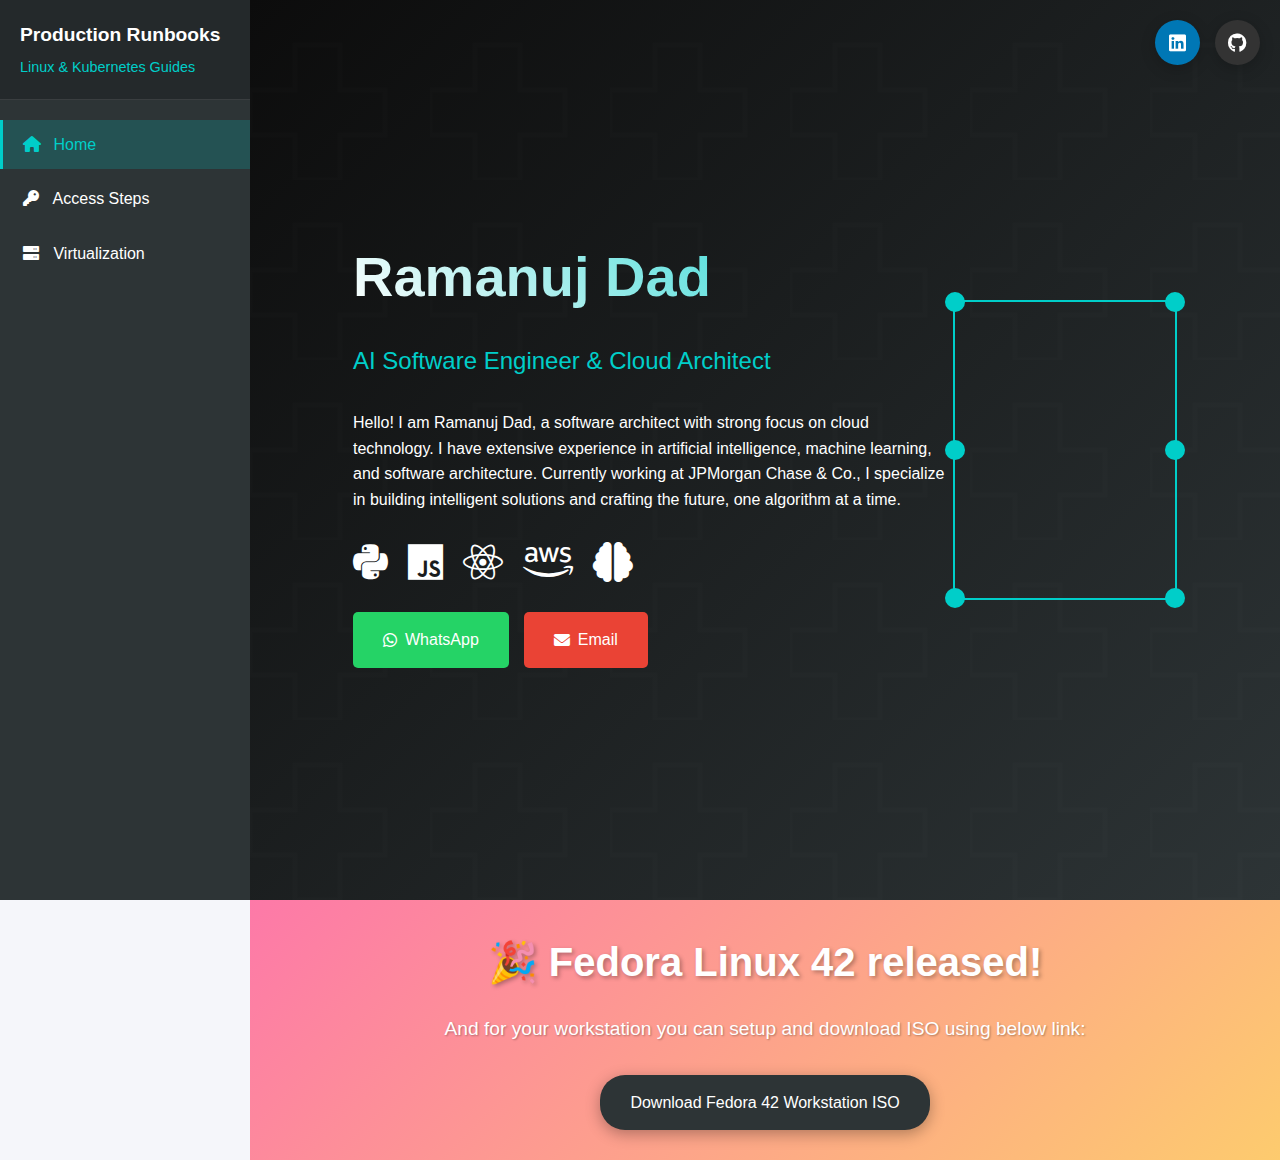
<file: index.html>
<!DOCTYPE html>
<html lang="en">
<head>
    <meta charset="UTF-8">
    <meta name="viewport" content="width=device-width, initial-scale=1.0">
    <title>Ramanuj Dad - AI Software Engineer Portfolio</title>
    <link rel="stylesheet" href="https://cdnjs.cloudflare.com/ajax/libs/font-awesome/6.0.0/css/all.min.css">
    <link rel="stylesheet" href="css/main.css">
</head>
<body>
    <div class="container">
        <nav class="sidebar" id="sidebar">
            <div class="sidebar-header">
                <div class="sidebar-title">Production Runbooks</div>
                <div class="sidebar-subtitle">Linux & Kubernetes Guides</div>
            </div>
            <ul class="nav-menu">
                <li class="nav-item">
                    <a href="#" class="nav-link active" onclick="showHome()">
                        <i class="fas fa-home nav-icon"></i>
                        Home
                    </a>
                </li>
                <li class="nav-item">
                    <a href="access-steps.html" class="nav-link" target="content-frame">
                        <i class="fas fa-key nav-icon"></i>
                        Access Steps
                    </a>
                </li>
                <li class="nav-item">
                    <a href="virtualization-steps.html" class="nav-link" target="content-frame">
                        <i class="fas fa-server nav-icon"></i>
                        Virtualization
                    </a>
                </li>
            </ul>
        </nav>

        <div class="overlay" id="overlay" onclick="toggleSidebar()"></div>

        <main class="main-content" id="mainContent">
            <button class="menu-toggle" onclick="toggleSidebar()">
                <i class="fas fa-bars"></i>
            </button>

            <!-- Social Media Icons - Top Right -->
            <div class="social-media-icons">
                <a href="https://www.linkedin.com/in/ramanuj-dad/" class="social-icon linkedin-icon" target="_blank" rel="noopener noreferrer" title="LinkedIn">
                    <i class="fab fa-linkedin"></i>
                </a>
                <a href="https://github.com/ramanuj-dad" class="social-icon github-icon" target="_blank" rel="noopener noreferrer" title="GitHub">
                    <i class="fab fa-github"></i>
                </a>
            </div>

            <div id="home-content">
                <header class="header">
                    <div class="content">
                        <h1>Ramanuj Dad</h1>
                        <p class="subtitle">AI Software Engineer & Cloud Architect</p>
                        <p>Hello! I am Ramanuj Dad, a software architect with strong focus on cloud technology. I have extensive experience in artificial intelligence, machine learning, and software architecture. Currently working at JPMorgan Chase & Co., I specialize in building intelligent solutions and crafting the future, one algorithm at a time.</p>
                        
                        <div class="tech-stack">
                            <i class="fab fa-python tech-icon" title="Python"></i>
                            <i class="fab fa-js tech-icon" title="JavaScript"></i>
                            <i class="fab fa-react tech-icon" title="React"></i>
                            <i class="fab fa-aws tech-icon" title="AWS"></i>
                            <i class="fas fa-brain tech-icon" title="AI/ML"></i>
                        </div>

                        <div class="contact-buttons">
                            <a href="https://wa.me/919004481082" class="cta-button whatsapp-btn" target="_blank" rel="noopener noreferrer">
                                <i class="fab fa-whatsapp"></i>
                                WhatsApp
                            </a>
                            <a href="mailto:ramanuj.in@gmail.com" class="cta-button email-btn">
                                <i class="fas fa-envelope"></i>
                                Email
                            </a>
                        </div>
                    </div>
                    <div class="geometric-graphic">
                        <div class="geometric-shape shape1"></div>
                        <div class="geometric-shape shape2"></div>
                        <div class="geometric-shape shape3"></div>
                    </div>
                </header>

                <section class="announcement">
                    <h2>🎉 Fedora Linux 42 released!</h2>
                    <p>And for your workstation you can setup and download ISO using below link:</p>
                    <a href="https://download.fedoraproject.org/pub/fedora/linux/releases/42/Workstation/x86_64/iso/Fedora-Workstation-Live-42-1.1.x86_64.iso" 
                       class="download-link" 
                       target="_blank" 
                       rel="noopener noreferrer">
                        Download Fedora 42 Workstation ISO
                    </a>
                </section>
            </div>

            <iframe id="content-frame" name="content-frame" style="display: none; width: 100%; height: 100vh; border: none;"></iframe>
        </main>
    </div>

    <script src="js/main.js"></script>
</body>
</html>
</file>
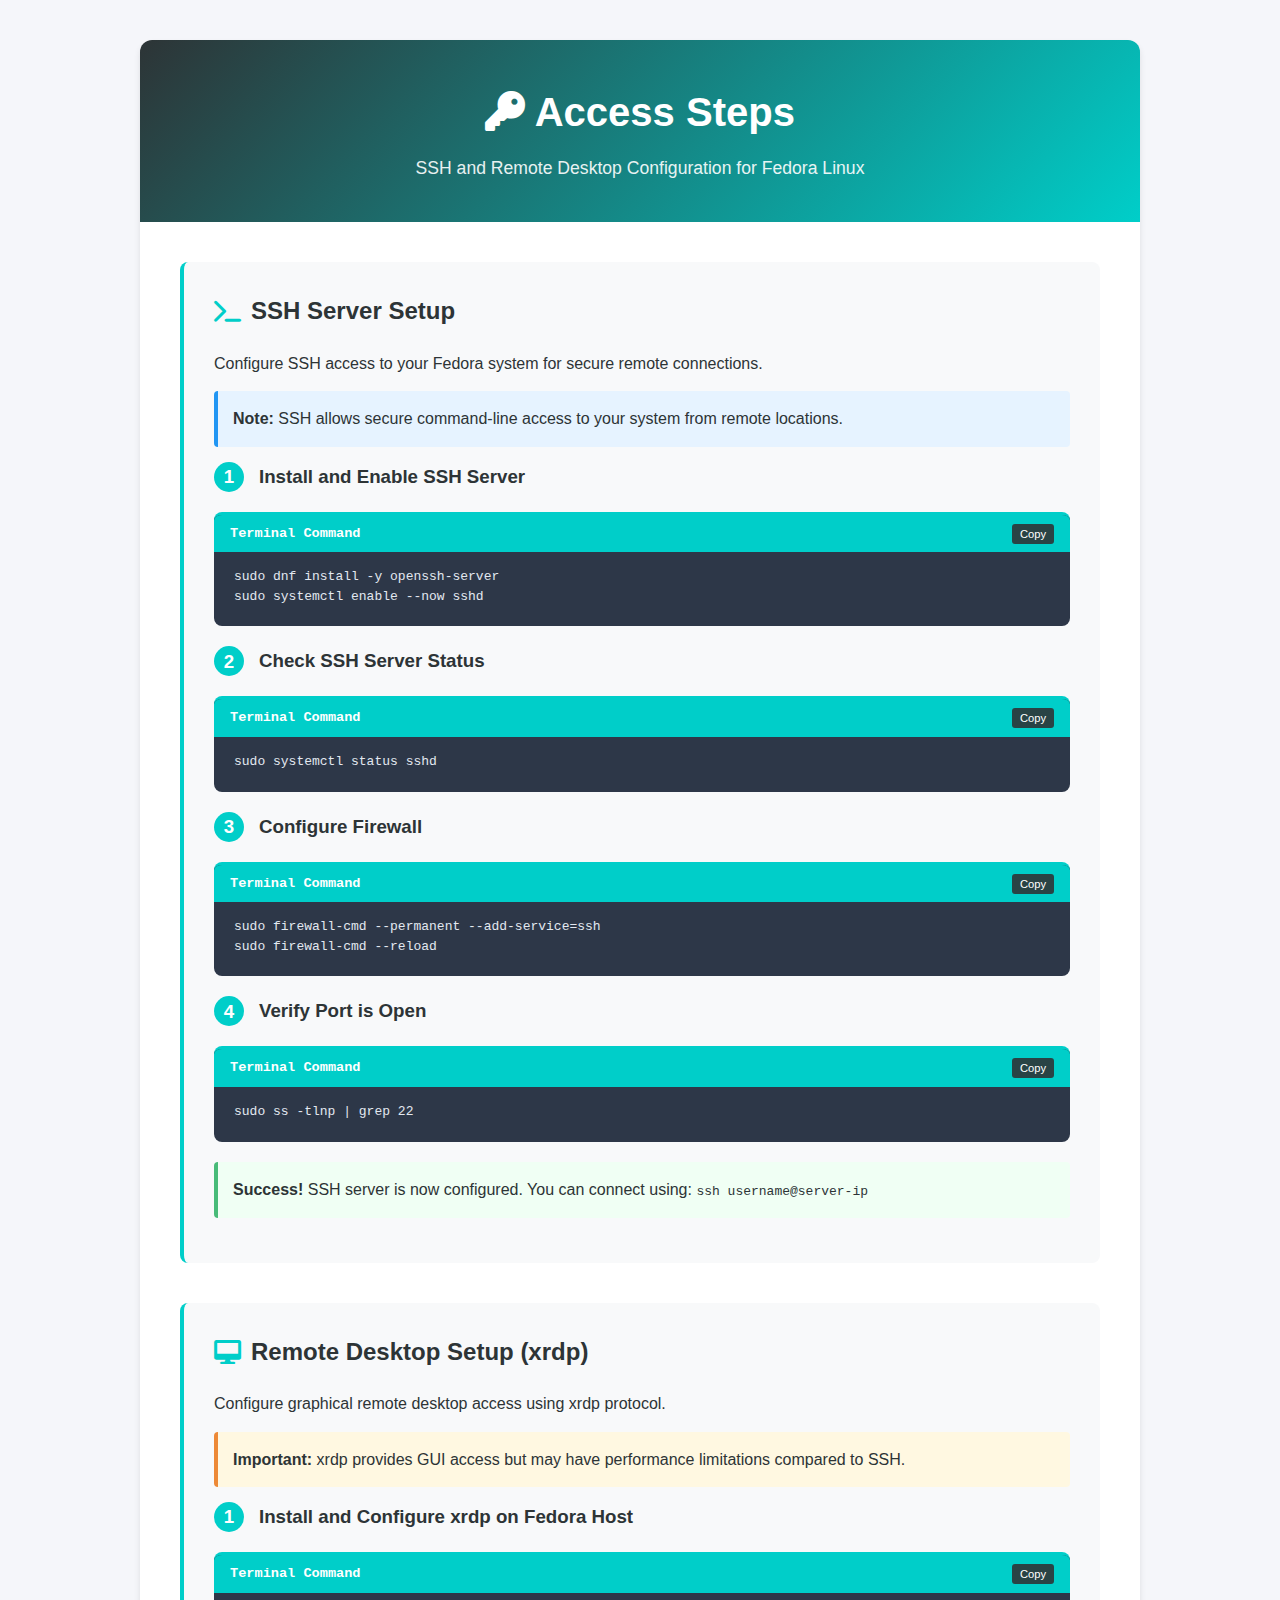
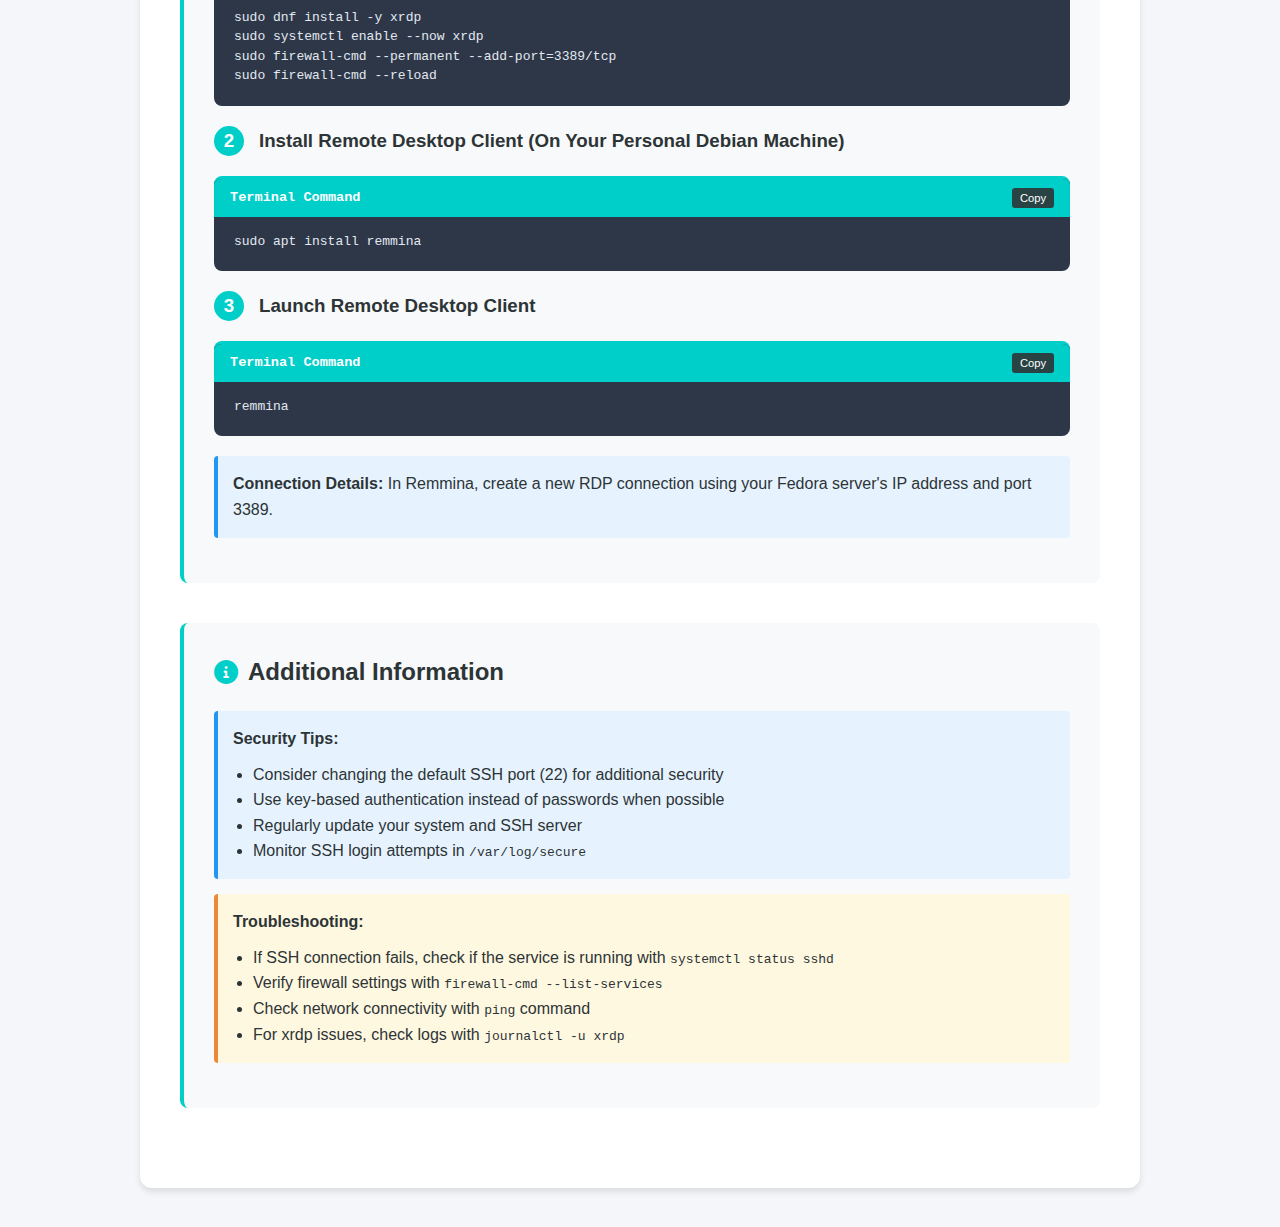
<file: access-steps.html>
<!DOCTYPE html>
<html lang="en">
<head>
    <meta charset="UTF-8">
    <meta name="viewport" content="width=device-width, initial-scale=1.0">
    <title>Access Steps - Production Runbooks | Ramanuj Dad</title>
    <link rel="stylesheet" href="https://cdnjs.cloudflare.com/ajax/libs/font-awesome/6.0.0/css/all.min.css">
    <link rel="stylesheet" href="css/docs.css">
</head>
<body>
    <div class="container">
        <div class="header">
            <h1><i class="fas fa-key"></i> Access Steps</h1>
            <p>SSH and Remote Desktop Configuration for Fedora Linux</p>
        </div>

        <div class="content">
            <div class="section">
                <h2><i class="fas fa-terminal"></i> SSH Server Setup</h2>
                <p>Configure SSH access to your Fedora system for secure remote connections.</p>

                <div class="info-box">
                    <strong>Note:</strong> SSH allows secure command-line access to your system from remote locations.
                </div>

                <h3><span class="step-number">1</span>Install and Enable SSH Server</h3>
                <div class="command-block">
                    <code>sudo dnf install -y openssh-server
sudo systemctl enable --now sshd</code>
                </div>

                <h3><span class="step-number">2</span>Check SSH Server Status</h3>
                <div class="command-block">
                    <code>sudo systemctl status sshd</code>
                </div>

                <h3><span class="step-number">3</span>Configure Firewall</h3>
                <div class="command-block">
                    <code>sudo firewall-cmd --permanent --add-service=ssh
sudo firewall-cmd --reload</code>
                </div>

                <h3><span class="step-number">4</span>Verify Port is Open</h3>
                <div class="command-block">
                    <code>sudo ss -tlnp | grep 22</code>
                </div>

                <div class="info-box success">
                    <strong>Success!</strong> SSH server is now configured. You can connect using: <code>ssh username@server-ip</code>
                </div>
            </div>

            <div class="section">
                <h2><i class="fas fa-desktop"></i> Remote Desktop Setup (xrdp)</h2>
                <p>Configure graphical remote desktop access using xrdp protocol.</p>

                <div class="info-box warning">
                    <strong>Important:</strong> xrdp provides GUI access but may have performance limitations compared to SSH.
                </div>

                <h3><span class="step-number">1</span>Install and Configure xrdp on Fedora Host</h3>
                <div class="command-block">
                    <code>sudo dnf install -y xrdp
sudo systemctl enable --now xrdp
sudo firewall-cmd --permanent --add-port=3389/tcp
sudo firewall-cmd --reload</code>
                </div>

                <h3><span class="step-number">2</span>Install Remote Desktop Client (On Your Personal Debian Machine)</h3>
                <div class="command-block">
                    <code>sudo apt install remmina</code>
                </div>

                <h3><span class="step-number">3</span>Launch Remote Desktop Client</h3>
                <div class="command-block">
                    <code>remmina</code>
                </div>

                <div class="info-box">
                    <strong>Connection Details:</strong> In Remmina, create a new RDP connection using your Fedora server's IP address and port 3389.
                </div>
            </div>

            <div class="section">
                <h2><i class="fas fa-info-circle"></i> Additional Information</h2>
                
                <div class="info-box">
                    <strong>Security Tips:</strong>
                    <ul style="margin-top: 10px; padding-left: 20px;">
                        <li>Consider changing the default SSH port (22) for additional security</li>
                        <li>Use key-based authentication instead of passwords when possible</li>
                        <li>Regularly update your system and SSH server</li>
                        <li>Monitor SSH login attempts in <code>/var/log/secure</code></li>
                    </ul>
                </div>

                <div class="info-box warning">
                    <strong>Troubleshooting:</strong>
                    <ul style="margin-top: 10px; padding-left: 20px;">
                        <li>If SSH connection fails, check if the service is running with <code>systemctl status sshd</code></li>
                        <li>Verify firewall settings with <code>firewall-cmd --list-services</code></li>
                        <li>Check network connectivity with <code>ping</code> command</li>
                        <li>For xrdp issues, check logs with <code>journalctl -u xrdp</code></li>
                    </ul>
                </div>
            </div>
        </div>
    </div>

    <script src="js/docs.js"></script>
</body>
</html>
</file>
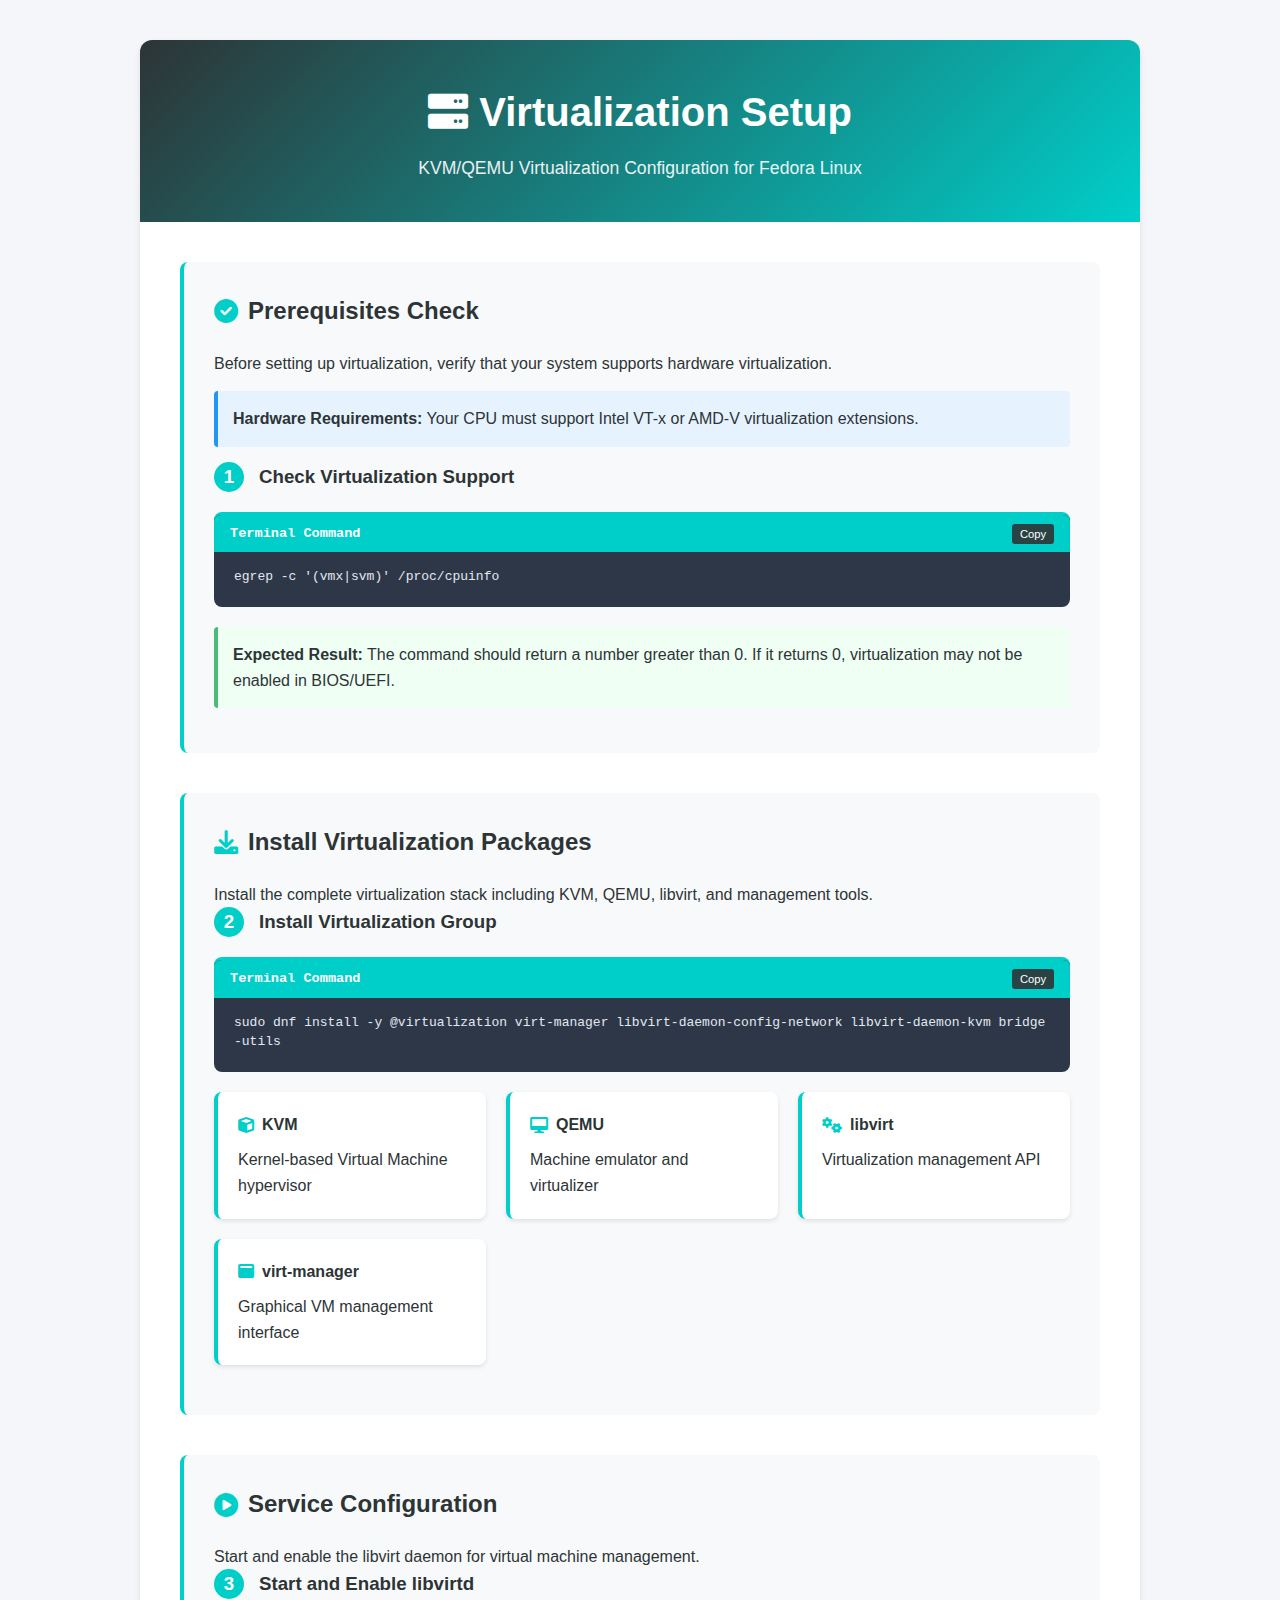
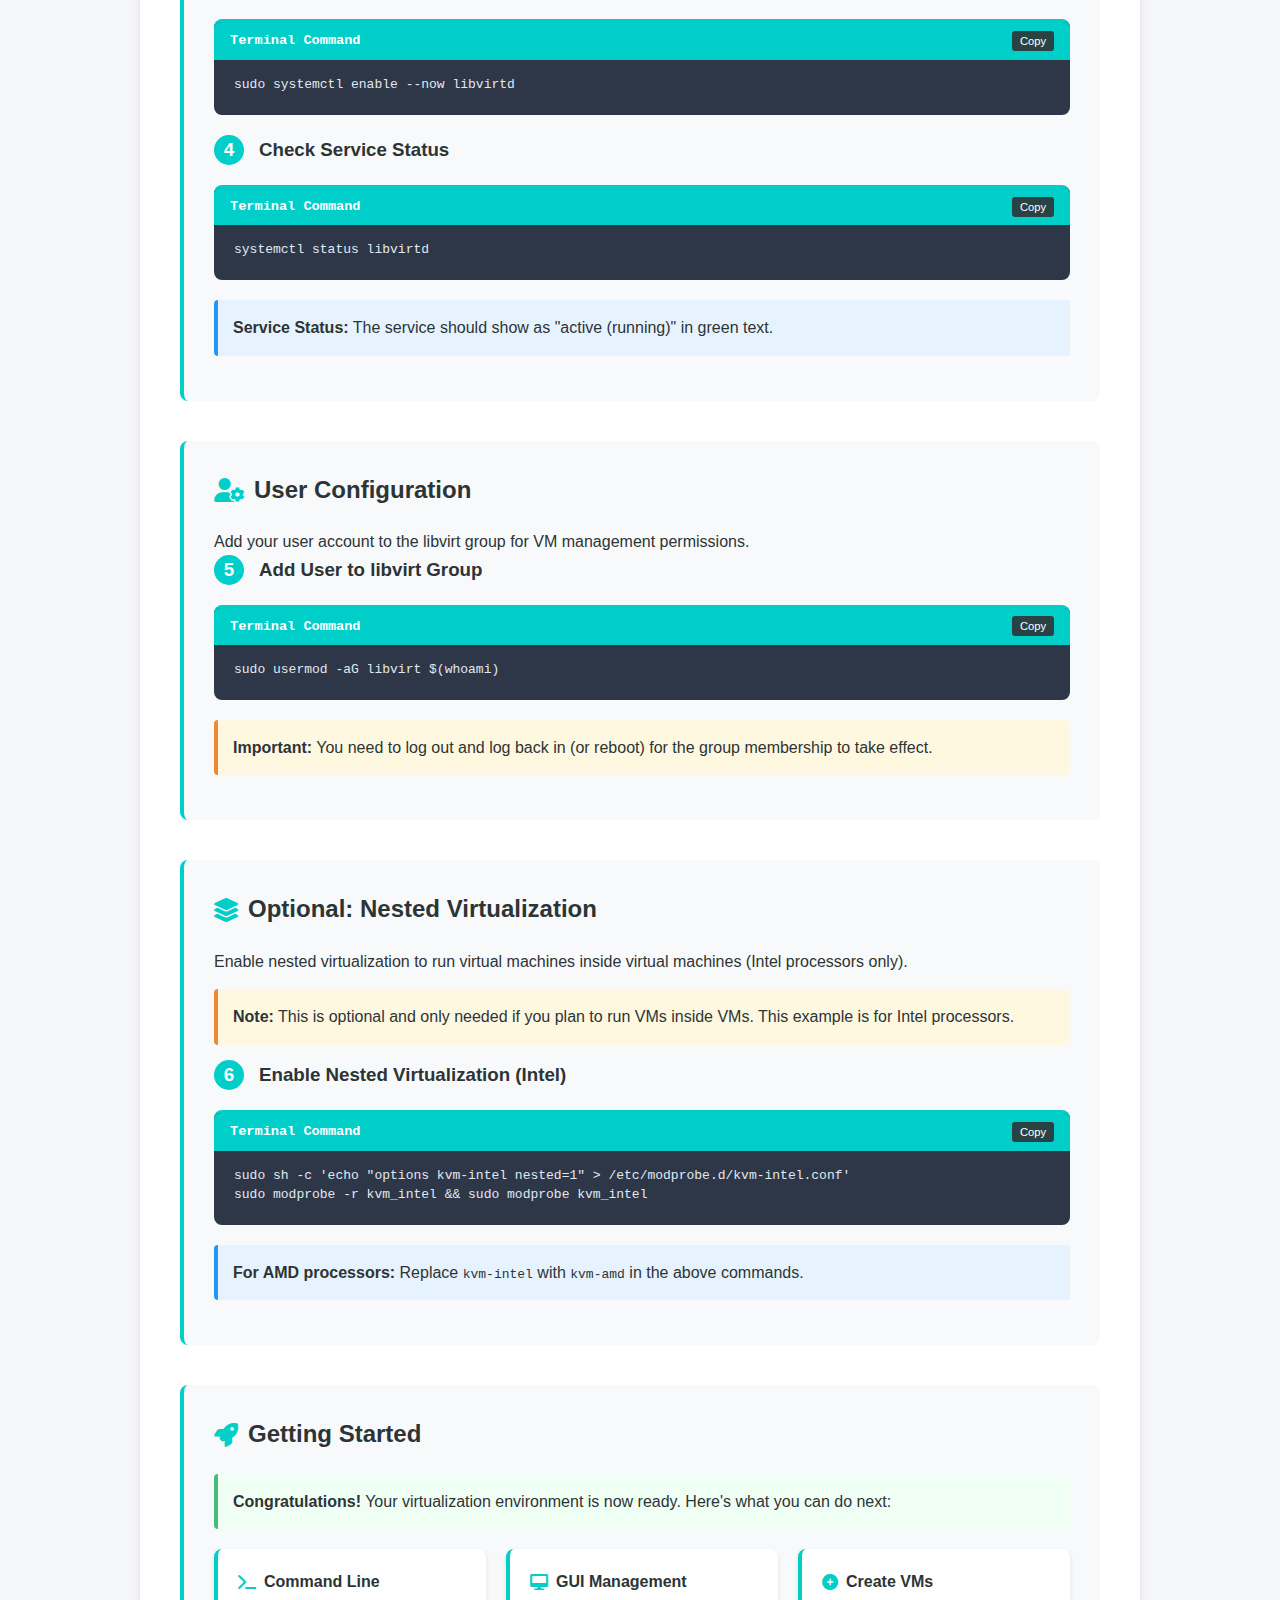
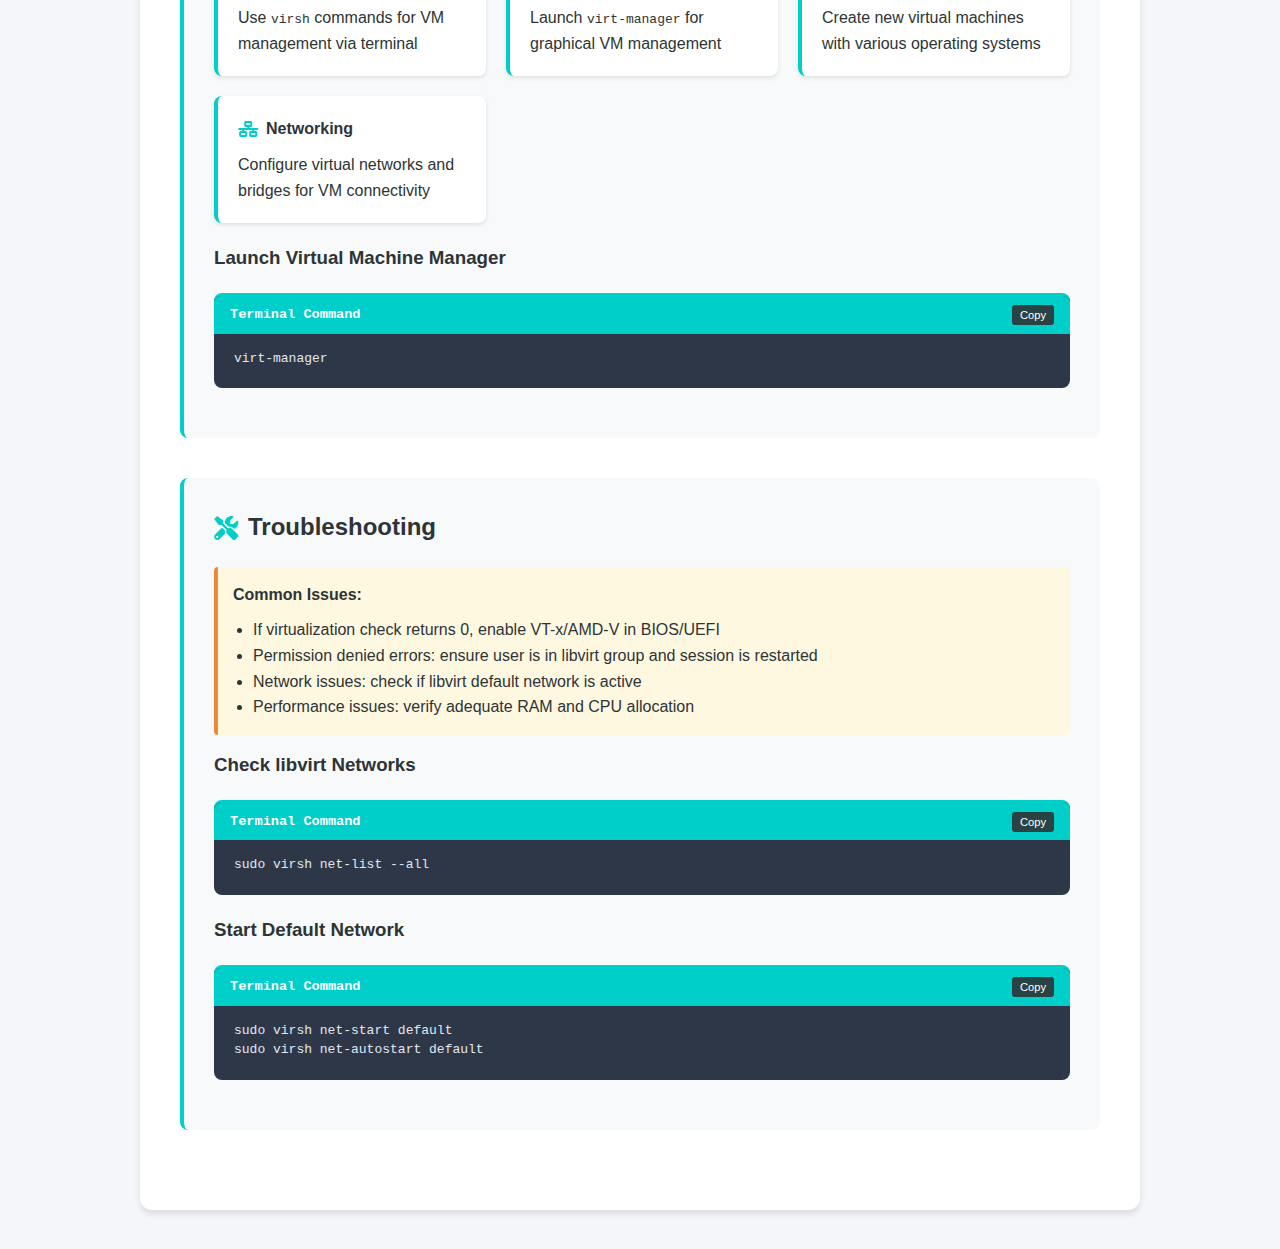
<file: virtualization-steps.html>
<!DOCTYPE html>
<html lang="en">
<head>
    <meta charset="UTF-8">
    <meta name="viewport" content="width=device-width, initial-scale=1.0">
    <title>Virtualization Steps - Production Runbooks | Ramanuj Dad</title>
    <link rel="stylesheet" href="https://cdnjs.cloudflare.com/ajax/libs/font-awesome/6.0.0/css/all.min.css">
    <link rel="stylesheet" href="css/docs.css">
</head>
<body>
    <div class="container">
        <div class="header">
            <h1><i class="fas fa-server"></i> Virtualization Setup</h1>
            <p>KVM/QEMU Virtualization Configuration for Fedora Linux</p>
        </div>

        <div class="content">
            <div class="section">
                <h2><i class="fas fa-check-circle"></i> Prerequisites Check</h2>
                <p>Before setting up virtualization, verify that your system supports hardware virtualization.</p>

                <div class="info-box">
                    <strong>Hardware Requirements:</strong> Your CPU must support Intel VT-x or AMD-V virtualization extensions.
                </div>

                <h3><span class="step-number">1</span>Check Virtualization Support</h3>
                <div class="command-block">
                    <code>egrep -c '(vmx|svm)' /proc/cpuinfo</code>
                </div>

                <div class="info-box success">
                    <strong>Expected Result:</strong> The command should return a number greater than 0. If it returns 0, virtualization may not be enabled in BIOS/UEFI.
                </div>
            </div>

            <div class="section">
                <h2><i class="fas fa-download"></i> Install Virtualization Packages</h2>
                <p>Install the complete virtualization stack including KVM, QEMU, libvirt, and management tools.</p>

                <h3><span class="step-number">2</span>Install Virtualization Group</h3>
                <div class="command-block">
                    <code>sudo dnf install -y @virtualization virt-manager libvirt-daemon-config-network libvirt-daemon-kvm bridge-utils</code>
                </div>

                <div class="feature-grid">
                    <div class="feature-card">
                        <h4><i class="fas fa-cube"></i> KVM</h4>
                        <p>Kernel-based Virtual Machine hypervisor</p>
                    </div>
                    <div class="feature-card">
                        <h4><i class="fas fa-desktop"></i> QEMU</h4>
                        <p>Machine emulator and virtualizer</p>
                    </div>
                    <div class="feature-card">
                        <h4><i class="fas fa-cogs"></i> libvirt</h4>
                        <p>Virtualization management API</p>
                    </div>
                    <div class="feature-card">
                        <h4><i class="fas fa-window-maximize"></i> virt-manager</h4>
                        <p>Graphical VM management interface</p>
                    </div>
                </div>
            </div>

            <div class="section">
                <h2><i class="fas fa-play-circle"></i> Service Configuration</h2>
                <p>Start and enable the libvirt daemon for virtual machine management.</p>

                <h3><span class="step-number">3</span>Start and Enable libvirtd</h3>
                <div class="command-block">
                    <code>sudo systemctl enable --now libvirtd</code>
                </div>

                <h3><span class="step-number">4</span>Check Service Status</h3>
                <div class="command-block">
                    <code>systemctl status libvirtd</code>
                </div>

                <div class="info-box">
                    <strong>Service Status:</strong> The service should show as "active (running)" in green text.
                </div>
            </div>

            <div class="section">
                <h2><i class="fas fa-user-cog"></i> User Configuration</h2>
                <p>Add your user account to the libvirt group for VM management permissions.</p>

                <h3><span class="step-number">5</span>Add User to libvirt Group</h3>
                <div class="command-block">
                    <code>sudo usermod -aG libvirt $(whoami)</code>
                </div>

                <div class="info-box warning">
                    <strong>Important:</strong> You need to log out and log back in (or reboot) for the group membership to take effect.
                </div>
            </div>

            <div class="section">
                <h2><i class="fas fa-layer-group"></i> Optional: Nested Virtualization</h2>
                <p>Enable nested virtualization to run virtual machines inside virtual machines (Intel processors only).</p>

                <div class="info-box warning">
                    <strong>Note:</strong> This is optional and only needed if you plan to run VMs inside VMs. This example is for Intel processors.
                </div>

                <h3><span class="step-number">6</span>Enable Nested Virtualization (Intel)</h3>
                <div class="command-block">
                    <code>sudo sh -c 'echo "options kvm-intel nested=1" > /etc/modprobe.d/kvm-intel.conf'
sudo modprobe -r kvm_intel && sudo modprobe kvm_intel</code>
                </div>

                <div class="info-box">
                    <strong>For AMD processors:</strong> Replace <code>kvm-intel</code> with <code>kvm-amd</code> in the above commands.
                </div>
            </div>

            <div class="section">
                <h2><i class="fas fa-rocket"></i> Getting Started</h2>
                
                <div class="info-box success">
                    <strong>Congratulations!</strong> Your virtualization environment is now ready. Here's what you can do next:
                </div>

                <div class="feature-grid">
                    <div class="feature-card">
                        <h4><i class="fas fa-terminal"></i> Command Line</h4>
                        <p>Use <code>virsh</code> commands for VM management via terminal</p>
                    </div>
                    <div class="feature-card">
                        <h4><i class="fas fa-desktop"></i> GUI Management</h4>
                        <p>Launch <code>virt-manager</code> for graphical VM management</p>
                    </div>
                    <div class="feature-card">
                        <h4><i class="fas fa-plus-circle"></i> Create VMs</h4>
                        <p>Create new virtual machines with various operating systems</p>
                    </div>
                    <div class="feature-card">
                        <h4><i class="fas fa-network-wired"></i> Networking</h4>
                        <p>Configure virtual networks and bridges for VM connectivity</p>
                    </div>
                </div>

                <h3>Launch Virtual Machine Manager</h3>
                <div class="command-block">
                    <code>virt-manager</code>
                </div>
            </div>

            <div class="section">
                <h2><i class="fas fa-tools"></i> Troubleshooting</h2>
                
                <div class="info-box warning">
                    <strong>Common Issues:</strong>
                    <ul style="margin-top: 10px; padding-left: 20px;">
                        <li>If virtualization check returns 0, enable VT-x/AMD-V in BIOS/UEFI</li>
                        <li>Permission denied errors: ensure user is in libvirt group and session is restarted</li>
                        <li>Network issues: check if libvirt default network is active</li>
                        <li>Performance issues: verify adequate RAM and CPU allocation</li>
                    </ul>
                </div>

                <h3>Check libvirt Networks</h3>
                <div class="command-block">
                    <code>sudo virsh net-list --all</code>
                </div>

                <h3>Start Default Network</h3>
                <div class="command-block">
                    <code>sudo virsh net-start default
sudo virsh net-autostart default</code>
                </div>
            </div>
        </div>
    </div>

    <script src="js/docs.js"></script>
</body>
</html>
</file>
<file: css/main.css>
:root {
    --primary-color: #2d3436;
    --accent-color: #00cec9;
    --text-color: #2d3436;
    --light-bg: #f5f6fa;
    --sidebar-width: 250px;
}

* {
    margin: 0;
    padding: 0;
    box-sizing: border-box;
}

body {
    font-family: 'Segoe UI', Tahoma, Geneva, Verdana, sans-serif;
    line-height: 1.6;
    color: var(--text-color);
    background: var(--light-bg);
}

.container {
    display: flex;
    min-height: 100vh;
}

.sidebar {
    width: var(--sidebar-width);
    background: var(--primary-color);
    color: white;
    position: fixed;
    height: 100vh;
    overflow-y: auto;
    transform: translateX(-100%);
    transition: transform 0.3s ease;
    z-index: 1000;
}

.sidebar.open {
    transform: translateX(0);
}

.sidebar-header {
    padding: 20px;
    background: rgba(0,0,0,0.2);
    border-bottom: 1px solid rgba(255,255,255,0.1);
}

.sidebar-title {
    font-size: 1.2rem;
    font-weight: bold;
    margin-bottom: 5px;
}

.sidebar-subtitle {
    font-size: 0.9rem;
    color: var(--accent-color);
}

.nav-menu {
    list-style: none;
    padding: 20px 0;
}

.nav-item {
    margin-bottom: 5px;
}

.nav-link {
    display: block;
    padding: 12px 20px;
    color: white;
    text-decoration: none;
    transition: all 0.3s ease;
    border-left: 3px solid transparent;
}

.nav-link:hover {
    background: rgba(0, 206, 201, 0.1);
    border-left-color: var(--accent-color);
    color: var(--accent-color);
}

.nav-link.active {
    background: rgba(0, 206, 201, 0.2);
    border-left-color: var(--accent-color);
    color: var(--accent-color);
}

.nav-icon {
    margin-right: 10px;
    width: 16px;
}

.main-content {
    flex: 1;
    margin-left: 0;
    transition: margin-left 0.3s ease;
}

.main-content.shifted {
    margin-left: var(--sidebar-width);
}

.header {
    height: 100vh;
    display: flex;
    align-items: center;
    justify-content: space-between;
    padding: 0 10%;
    background: linear-gradient(135deg, #0c0c0c 0%, #2d3436 100%);
    color: white;
    position: relative;
    overflow: hidden;
}

.header::before {
    content: '';
    position: absolute;
    top: 0;
    left: 0;
    width: 100%;
    height: 100%;
    background: url('data:image/svg+xml,<svg xmlns="http://www.w3.org/2000/svg" viewBox="0 0 100 100"><defs><pattern id="circuit" x="0" y="0" width="20" height="20" patternUnits="userSpaceOnUse"><path d="M0 10h5v-5h5v5h5v5h-5v5h-5v-5h-5z" fill="none" stroke="rgba(255,255,255,0.1)" stroke-width="0.5"/></pattern></defs><rect width="100" height="100" fill="url(%23circuit)"/></svg>') repeat;
    opacity: 0.1;
    animation: moveBackground 20s linear infinite;
}

@keyframes moveBackground {
    0% { background-position: 0 0; }
    100% { background-position: 100% 100%; }
}

.menu-toggle {
    position: fixed;
    top: 20px;
    left: 20px;
    z-index: 1001;
    background: var(--accent-color);
    color: white;
    border: none;
    width: 50px;
    height: 50px;
    border-radius: 50%;
    cursor: pointer;
    font-size: 1.2rem;
    transition: all 0.3s ease;
    box-shadow: 0 4px 15px rgba(0, 206, 201, 0.3);
}

.menu-toggle:hover {
    transform: scale(1.1);
    box-shadow: 0 6px 20px rgba(0, 206, 201, 0.4);
}

.social-media-icons {
    position: fixed;
    top: 20px;
    right: 20px;
    z-index: 1002;
    display: flex;
    gap: 15px;
}

.social-icon {
    display: flex;
    align-items: center;
    justify-content: center;
    width: 45px;
    height: 45px;
    border-radius: 50%;
    color: white;
    text-decoration: none;
    font-size: 1.2rem;
    transition: all 0.3s ease;
    box-shadow: 0 4px 15px rgba(0, 0, 0, 0.2);
}

.social-icon:hover {
    transform: translateY(-3px);
    box-shadow: 0 6px 20px rgba(0, 0, 0, 0.3);
}

.linkedin-icon {
    background: #0077b5;
}

.linkedin-icon:hover {
    background: #005885;
}

.github-icon {
    background: #333;
}

.github-icon:hover {
    background: #24292e;
}

@media (min-width: 769px) {
    .menu-toggle {
        display: none;
    }
}

.content {
    z-index: 1;
    max-width: 600px;
}

.geometric-graphic {
    position: relative;
    width: 300px;
    height: 300px;
    z-index: 1;
    transform-style: preserve-3d;
    animation: rotate 20s linear infinite;
}

.geometric-shape {
    position: absolute;
    width: 100%;
    height: 100%;
    border: 2px solid var(--accent-color);
    transform-style: preserve-3d;
}

.shape1 { animation: pulse 4s ease-in-out infinite; }
.shape2 { animation: pulse 4s ease-in-out infinite 1s; }
.shape3 { animation: pulse 4s ease-in-out infinite 2s; }

.shape1::before,
.shape1::after,
.shape2::before,
.shape2::after,
.shape3::before,
.shape3::after {
    content: '';
    position: absolute;
    width: 20px;
    height: 20px;
    background: var(--accent-color);
    border-radius: 50%;
}

.shape1::before { top: -10px; left: -10px; }
.shape1::after { bottom: -10px; right: -10px; }
.shape2::before { top: -10px; right: -10px; }
.shape2::after { bottom: -10px; left: -10px; }
.shape3::before { top: 50%; left: -10px; transform: translateY(-50%); }
.shape3::after { top: 50%; right: -10px; transform: translateY(-50%); }

@keyframes rotate {
    from { transform: rotateY(0) rotateX(0); }
    to { transform: rotateY(360deg) rotateX(360deg); }
}

@keyframes pulse {
    0% { transform: scale(0.8) rotate(0deg); opacity: 0.5; }
    50% { transform: scale(1.2) rotate(180deg); opacity: 1; }
    100% { transform: scale(0.8) rotate(360deg); opacity: 0.5; }
}

h1 {
    font-size: 3.5rem;
    margin-bottom: 20px;
    background: linear-gradient(45deg, #fff, var(--accent-color));
    -webkit-background-clip: text;
    background-clip: text;
    -webkit-text-fill-color: transparent;
    animation: titleFade 1s ease-in;
}

@keyframes titleFade {
    from { opacity: 0; transform: translateY(-20px); }
    to { opacity: 1; transform: translateY(0); }
}

.subtitle {
    font-size: 1.5rem;
    margin-bottom: 30px;
    color: var(--accent-color);
}

.tech-stack {
    display: flex;
    gap: 20px;
    margin-top: 30px;
}

.tech-icon {
    font-size: 2.5rem;
    color: white;
    transition: transform 0.3s ease;
}

.tech-icon:hover {
    transform: translateY(-5px);
    color: var(--accent-color);
}

.cta-button {
    display: inline-block;
    padding: 15px 30px;
    background: var(--accent-color);
    color: white;
    text-decoration: none;
    border-radius: 5px;
    margin-top: 30px;
    transition: transform 0.3s ease;
}

.cta-button:hover {
    transform: scale(1.05);
}

.contact-buttons {
    display: flex;
    gap: 15px;
    margin-top: 30px;
    flex-wrap: wrap;
}

.whatsapp-btn {
    background: #25d366;
    display: flex;
    align-items: center;
    gap: 8px;
}

.whatsapp-btn:hover {
    background: #128c7e;
}

.email-btn {
    background: #ea4335;
    display: flex;
    align-items: center;
    gap: 8px;
}

.email-btn:hover {
    background: #d32f2f;
}

.contact-buttons .cta-button {
    margin-top: 0;
}

.announcement {
    background: linear-gradient(135deg, #fd79a8 0%, #fdcb6e 100%);
    padding: 30px 10%;
    text-align: center;
    position: relative;
    overflow: hidden;
}

.announcement::before {
    content: '';
    position: absolute;
    top: 0;
    left: -100%;
    width: 100%;
    height: 100%;
    background: linear-gradient(90deg, transparent, rgba(255,255,255,0.2), transparent);
    animation: shine 3s infinite;
}

@keyframes shine {
    0% { left: -100%; }
    100% { left: 100%; }
}

.announcement h2 {
    font-size: 2.5rem;
    color: white;
    margin-bottom: 20px;
    text-shadow: 2px 2px 4px rgba(0,0,0,0.3);
    animation: bounce 2s ease-in-out infinite;
}

@keyframes bounce {
    0%, 20%, 50%, 80%, 100% { transform: translateY(0); }
    40% { transform: translateY(-10px); }
    60% { transform: translateY(-5px); }
}

.announcement p {
    font-size: 1.2rem;
    color: white;
    margin-bottom: 20px;
    text-shadow: 1px 1px 2px rgba(0,0,0,0.3);
}

.download-link {
    display: inline-block;
    padding: 15px 30px;
    background: #2d3436;
    color: white;
    text-decoration: none;
    border-radius: 25px;
    margin-top: 10px;
    transition: all 0.3s ease;
    box-shadow: 0 4px 15px rgba(0,0,0,0.3);
    word-break: break-all;
}

.download-link:hover {
    transform: translateY(-3px);
    box-shadow: 0 6px 20px rgba(0,0,0,0.4);
    background: #636e72;
}

.overlay {
    position: fixed;
    top: 0;
    left: 0;
    width: 100%;
    height: 100%;
    background: rgba(0,0,0,0.5);
    z-index: 999;
    opacity: 0;
    visibility: hidden;
    transition: all 0.3s ease;
}

.overlay.active {
    opacity: 1;
    visibility: visible;
}

@media (max-width: 768px) {
    .header {
        flex-direction: column;
        text-align: center;
        padding: 70px 20px 20px;
    }

    .geometric-graphic {
        width: 200px;
        height: 200px;
        margin-bottom: 30px;
    }

    h1 {
        font-size: 2.5rem;
    }

    .announcement h2 {
        font-size: 2rem;
    }

    .announcement p {
        font-size: 1rem;
    }

    .download-link {
        padding: 12px 20px;
        font-size: 0.9rem;
    }

    .main-content.shifted {
        margin-left: 0;
    }

    .contact-buttons {
        flex-direction: column;
        align-items: center;
        gap: 10px;
    }

    .contact-buttons .cta-button {
        width: 100%;
        max-width: 250px;
        justify-content: center;
    }

    .social-media-icons {
        top: 15px;
        right: 15px;
        gap: 10px;
    }

    .social-icon {
        width: 40px;
        height: 40px;
        font-size: 1rem;
    }
}

@media (min-width: 769px) {
    .sidebar {
        transform: translateX(0);
    }

    .main-content {
        margin-left: var(--sidebar-width);
    }

    .overlay {
        display: none;
    }
}
</file>
<file: css/docs.css>
:root {
    --primary-color: #2d3436;
    --accent-color: #00cec9;
    --text-color: #2d3436;
    --light-bg: #f5f6fa;
    --code-bg: #2d3748;
    --code-text: #e2e8f0;
    --success-color: #48bb78;
    --warning-color: #ed8936;
}

* {
    margin: 0;
    padding: 0;
    box-sizing: border-box;
}

body {
    font-family: 'Segoe UI', Tahoma, Geneva, Verdana, sans-serif;
    line-height: 1.6;
    color: var(--text-color);
    background: var(--light-bg);
    padding: 40px;
}

.container {
    max-width: 1000px;
    margin: 0 auto;
    background: white;
    border-radius: 12px;
    box-shadow: 0 4px 6px rgba(0, 0, 0, 0.1);
    overflow: hidden;
}

.header {
    background: linear-gradient(135deg, var(--primary-color), var(--accent-color));
    color: white;
    padding: 40px;
    text-align: center;
}

.header h1 {
    font-size: 2.5rem;
    margin-bottom: 10px;
}

.header p {
    font-size: 1.1rem;
    opacity: 0.9;
}

.content {
    padding: 40px;
}

.section {
    margin-bottom: 40px;
    padding: 30px;
    border-radius: 8px;
    border-left: 4px solid var(--accent-color);
    background: #f8f9fa;
}

.section h2 {
    color: var(--primary-color);
    font-size: 1.5rem;
    margin-bottom: 20px;
    display: flex;
    align-items: center;
}

.section h2 i {
    margin-right: 10px;
    color: var(--accent-color);
}

.command-block {
    background: var(--code-bg);
    color: var(--code-text);
    padding: 20px;
    border-radius: 8px;
    margin: 20px 0;
    position: relative;
    font-family: 'Courier New', monospace;
    overflow-x: auto;
    border-top: 3px solid var(--accent-color);
}

.command-header {
    background: var(--accent-color);
    color: white;
    padding: 8px 16px;
    margin: -20px -20px 15px -20px;
    font-size: 0.85rem;
    font-weight: bold;
    border-radius: 5px 5px 0 0;
    display: flex;
    justify-content: space-between;
    align-items: center;
}

.copy-btn {
    background: rgba(45, 52, 54, 0.9);
    color: white;
    border: none;
    padding: 4px 8px;
    border-radius: 3px;
    cursor: pointer;
    font-size: 0.7rem;
    font-weight: 500;
    transition: all 0.3s ease;
    margin-left: 10px;
}

.copy-btn:hover {
    background: #00a8a5;
    transform: translateY(-2px);
}

.copy-btn.copied {
    background: var(--success-color);
}

.command-block code {
    display: block;
    white-space: pre-wrap;
    word-break: break-all;
    line-height: 1.5;
}

.info-box {
    background: #e6f3ff;
    border-left: 4px solid #2196f3;
    padding: 15px;
    margin: 15px 0;
    border-radius: 4px;
}

.info-box.warning {
    background: #fff8e1;
    border-left-color: var(--warning-color);
}

.info-box.success {
    background: #f0fff4;
    border-left-color: var(--success-color);
}

.step-number {
    display: inline-flex;
    align-items: center;
    justify-content: center;
    width: 30px;
    height: 30px;
    background: var(--accent-color);
    color: white;
    border-radius: 50%;
    font-weight: bold;
    margin-right: 15px;
}

.tooltip {
    position: relative;
    cursor: help;
    color: var(--accent-color);
}

.tooltip:hover::after {
    content: attr(data-tooltip);
    position: absolute;
    bottom: 125%;
    left: 50%;
    transform: translateX(-50%);
    background: var(--primary-color);
    color: white;
    padding: 8px 12px;
    border-radius: 4px;
    white-space: nowrap;
    font-size: 0.8rem;
    z-index: 1000;
}

.feature-grid {
    display: grid;
    grid-template-columns: repeat(auto-fit, minmax(250px, 1fr));
    gap: 20px;
    margin: 20px 0;
}

.feature-card {
    background: white;
    padding: 20px;
    border-radius: 8px;
    border-left: 4px solid var(--accent-color);
    box-shadow: 0 2px 4px rgba(0,0,0,0.1);
}

.feature-card h4 {
    color: var(--primary-color);
    margin-bottom: 10px;
    display: flex;
    align-items: center;
}

.feature-card h4 i {
    margin-right: 8px;
    color: var(--accent-color);
}

@media (max-width: 768px) {
    body {
        padding: 20px;
    }

    .header {
        padding: 30px 20px;
    }

    .header h1 {
        font-size: 2rem;
    }

    .content {
        padding: 20px;
    }

    .section {
        padding: 20px;
    }

    .command-block {
        padding: 15px;
        font-size: 0.9rem;
    }

    .command-header {
        margin: -15px -15px 10px -15px;
        padding: 6px 12px;
    }

    .feature-grid {
        grid-template-columns: 1fr;
    }
}
</file>
